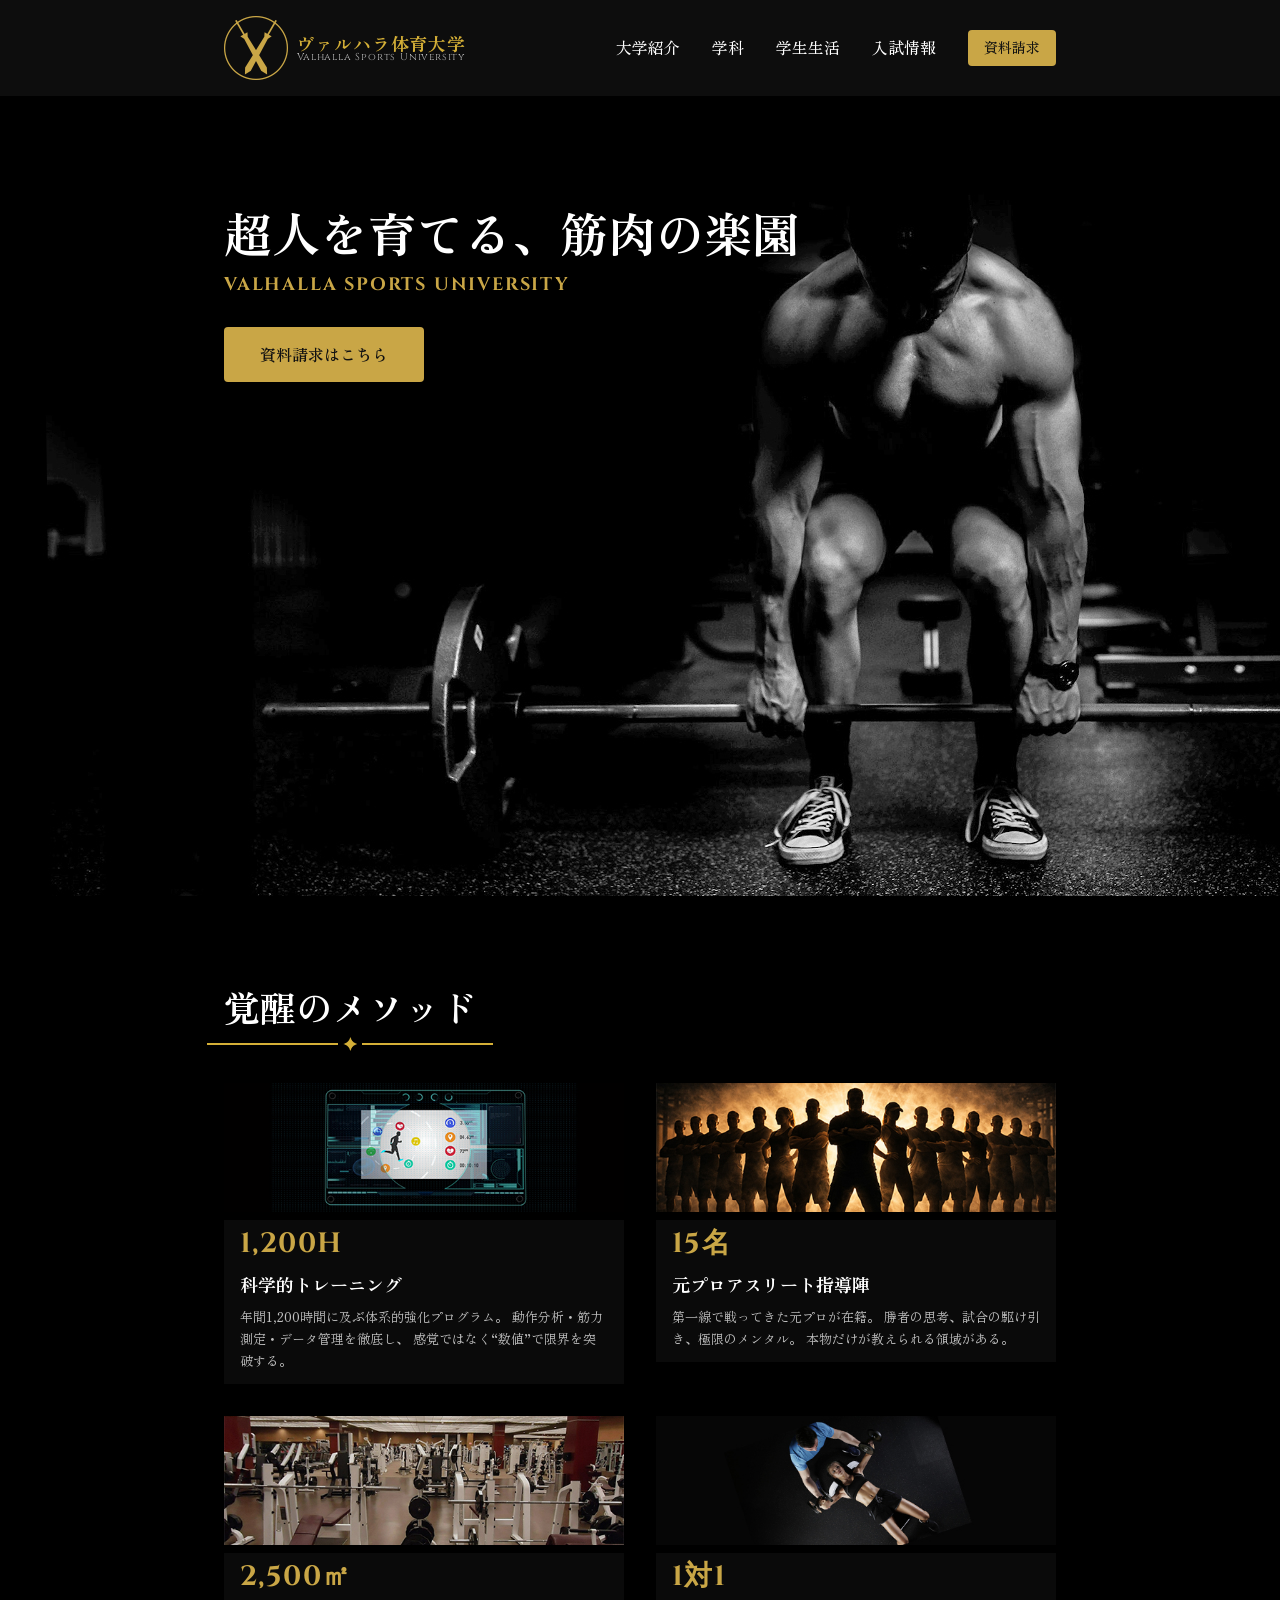
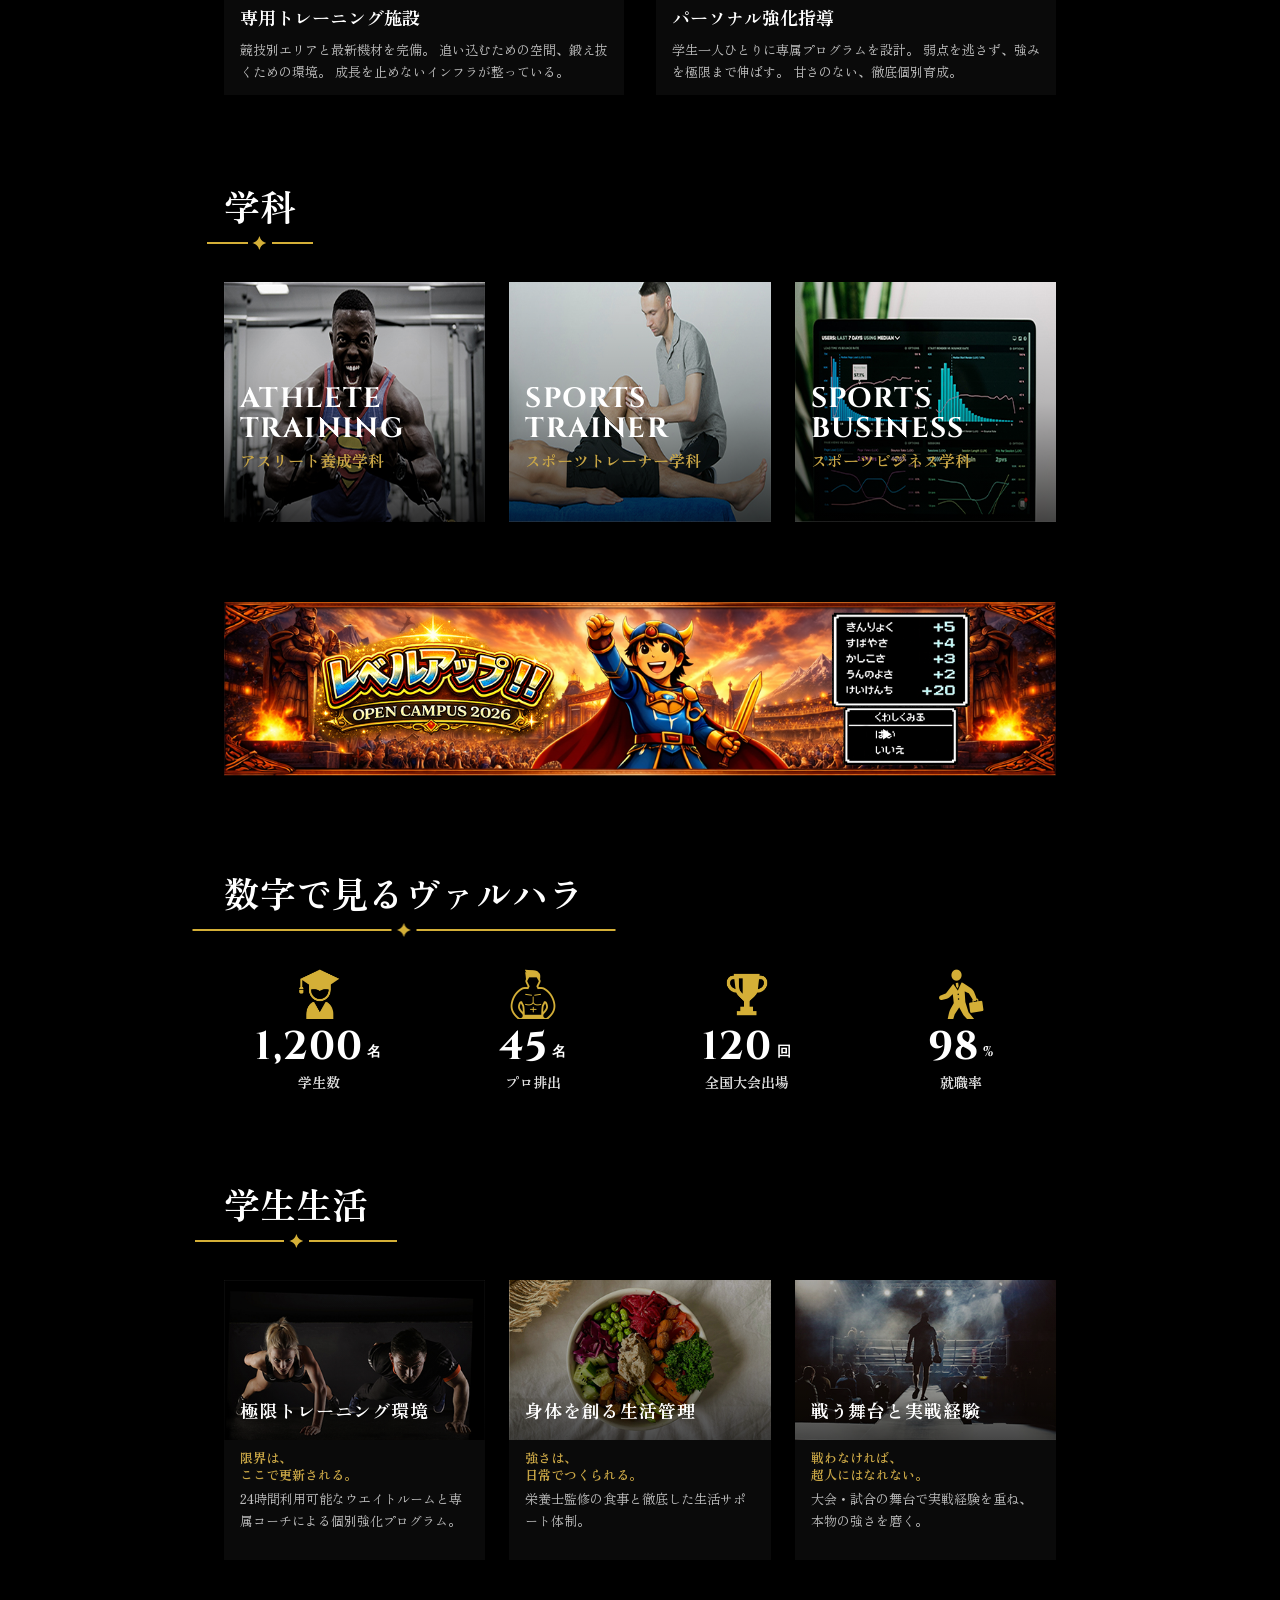
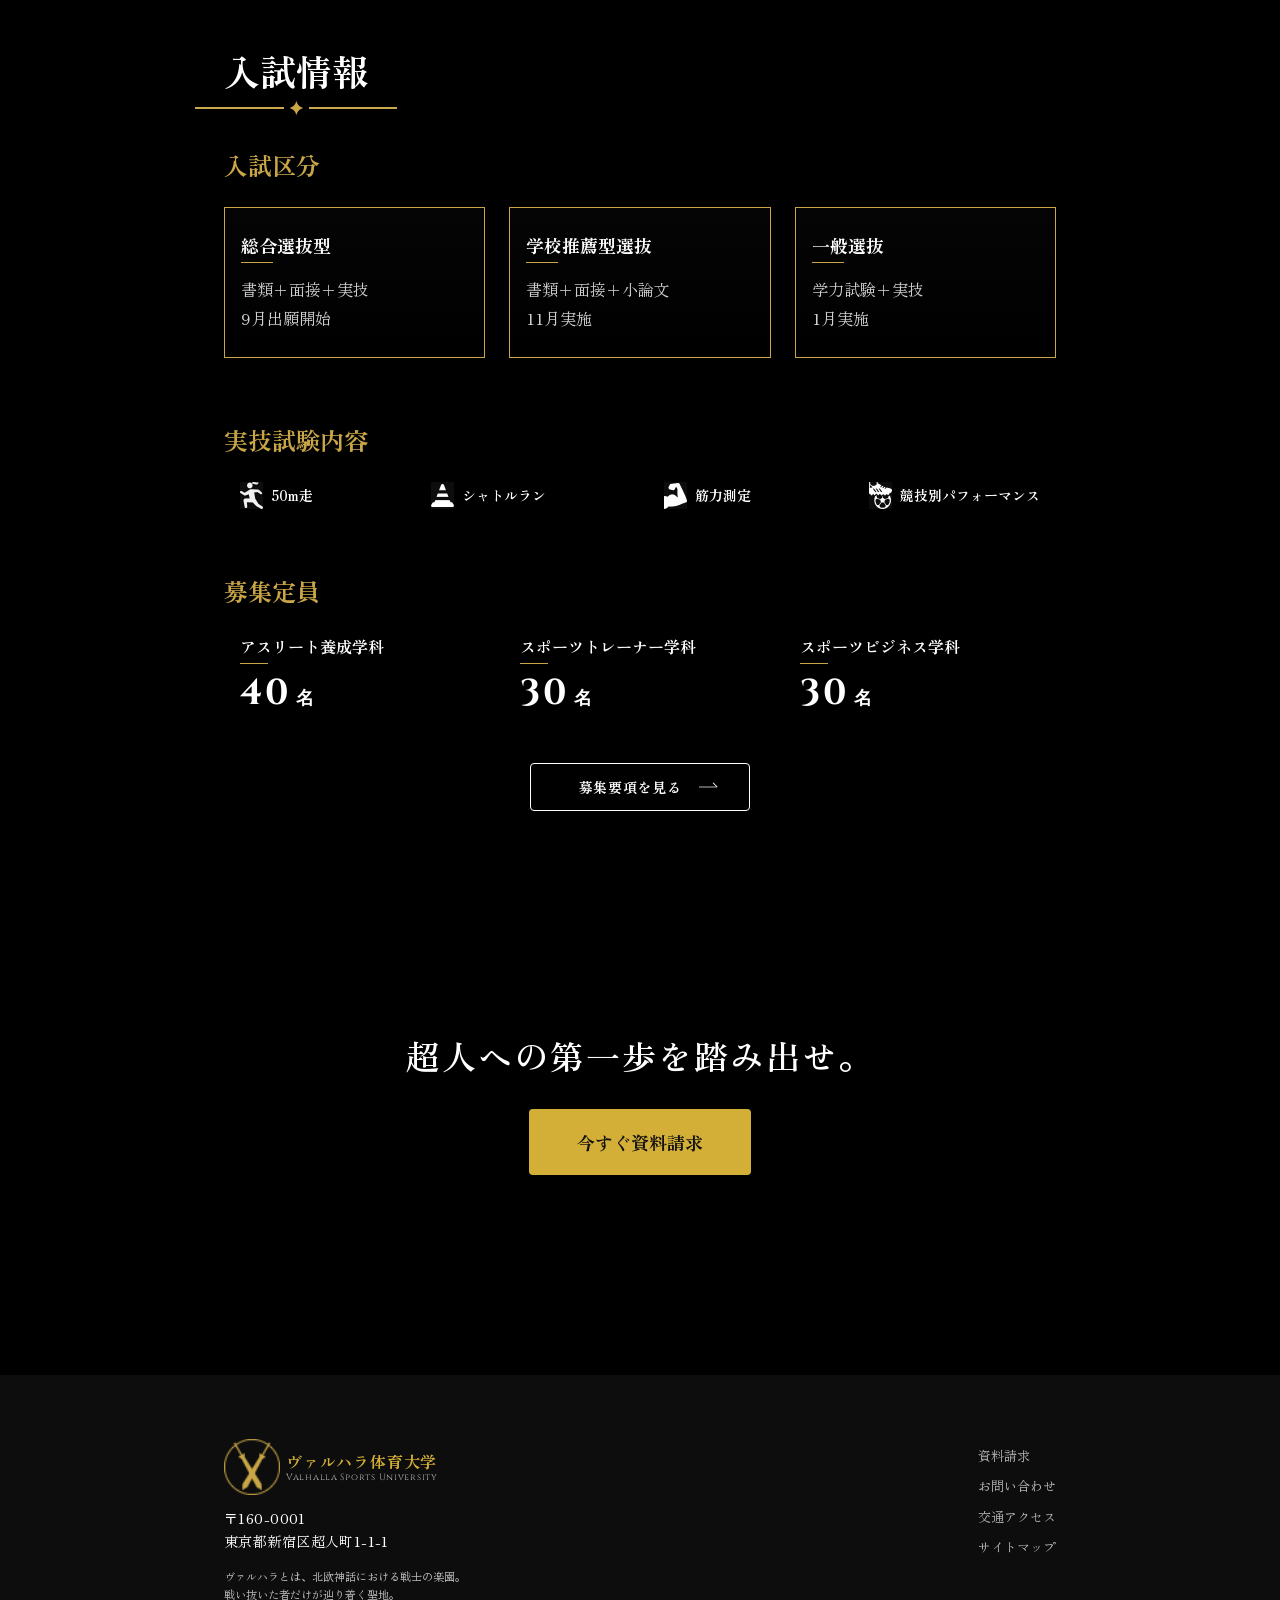
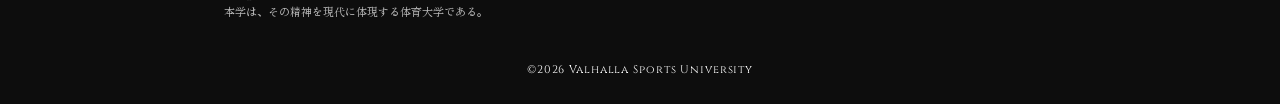
<file: index.html>
<!DOCTYPE html>
<html lang="ja">
<head>
    <meta charset="UTF-8">
    <meta name="viewport" content="width=device-width, initial-scale=1.0">
    <title>ヴァルハラ体育大学</title>
<meta name="description" content="超人を育てる、筋肉の楽園。ヴァルハラ体育大学は、アスリート志望やスポーツ業界を目指す方のための大学です。科学的トレーニングと実践的な学びで、限界を超える力を育てます。">
<link rel="stylesheet" href="common/css/style.css">
<link href="https://fonts.googleapis.com/css2?family=Cinzel:wght@400;700&family=Zen+Old+Mincho:wght@400;700&display=swap" rel="stylesheet">
</head>
<body>
  
    <header>
        <div class="header-inner">
            <a href="index.html" class="header-logo">
              <img src="common/images/logo_header.png" alt="ヴァルハラ体育大学のロゴ">
              <div class="header-logo-text">
                 <span class="header-logo-ja">ヴァルハラ体育大学</span>
                 <span class="header-logo-en">Valhalla Sports University</span>
              </div>
            </a>
            <nav>
                <ul>
                    <li><a href="#about">大学紹介</a></li>
                    <li><a href="#course">学科</a></li>
                    <li><a href="#life">学生生活</a></li>
                    <li><a href="#admission">入試情報</a></li>
                    <li><a href="request/index.html" class="nav-btn">資料請求</a></li>
                </ul>
            </nav>
        </div>
    </header>

    <main>

      <section class="hero">
        <img src="images/hero_main.jpg" alt="ヒーロー" class="hero-image">
        <div class="hero-inner">
          <h1 class="hero-title">超人を育てる、筋肉の楽園</h1>
          <p class="hero-sub">VALHALLA SPORTS UNIVERSITY</p>
          <a href="request/index.html" class="hero-btn">資料請求はこちら</a>
        </div>
      </section>

      <section id="about" class="method fade-up">
         <div class="section-inner">
         <div class="section-heading">
         <h2 class="section-title">覚醒のメソッド</h2>
         <img src="images/01method_title-line.png" alt="" class="title-line">
         </div>
         <ul class="method-list">
            <li class="method-item">
                <img src="images/method_card01.jpg" alt="科学的トレーニング" class="method-image">
                <div class="method-body">
                   <p class="method-number">1,200H</p>
                   <h3 class="method-title">科学的トレーニング</h3>
                   <p class="method-text">
                   年間1,200時間に及ぶ体系的強化プログラム。
                   動作分析・筋力測定・データ管理を徹底し、
                   感覚ではなく“数値”で限界を突破する。
                   </p>
                </div>
            </li>
            <li class="method-item">
                <img src="images/method_card02.jpg" alt="元プロアスリート指導陣" class="method-image">
                <div class="method-body">
                   <p class="method-number">15名</p>
                   <h3 class="method-title">元プロアスリート指導陣</h3>
                   <p class="method-text">
                   第一線で戦ってきた元プロが在籍。
                   勝者の思考、試合の駆け引き、極限のメンタル。
                   本物だけが教えられる領域がある。
                   </p>
                </div>
            </li>
            <li class="method-item">
                <img src="images/method_card03.jpg" alt="専用トレーニング施設" class="method-image">
                <div class="method-body">
                   <p class="method-number">2,500㎡</p>
                   <h3 class="method-title">専用トレーニング施設</h3>
                   <p class="method-text">
                   競技別エリアと最新機材を完備。
                   追い込むための空間、鍛え抜くための環境。
                   成長を止めないインフラが整っている。
                   </p>
                </div>
            </li>
            <li class="method-item">
                <img src="images/method_card04.jpg" alt="パーソナル強化指導" class="method-image">
                <div class="method-body">
                   <p class="method-number">1対1</p>
                   <h3 class="method-title">パーソナル強化指導</h3>
                   <p class="method-text">
                   学生一人ひとりに専属プログラムを設計。
                   弱点を逃さず、強みを極限まで伸ばす。
                   甘さのない、徹底個別育成。
                   </p>
                </div>
            </li>
         </ul>
         </div>
       </section>
       
       <section id="course" class="course fade-up">
          <div class="section-inner">
          <div class="section-heading">
          <h2 class="section-title">学科</h2>
          <img src="images/02course_title-line.png" alt="" class="title-line">
          </div>
          <ul class="course-list">
            <li>
              <a href="/">
              <img src="images/course_athlete.jpg" alt="アスリート養成学科">
              <h3 class="course-title">
              <span class="course-en">ATHLETE<br>TRAINING</span>
              <span class="course-ja">アスリート養成学科</span>
               </h3>
               </a>
            </li>
            <li>
              <a href="/">
              <img src="images/course_sports-trainer.jpg" alt="スポーツトレーナー学科">
              <h3 class="course-title">
              <span class="course-en">SPORTS<br>TRAINER</span>
              <span class="course-ja">スポーツトレーナー学科</span>
               </h3>
               </a>
            </li>
            <li>
              <a href="/">
              <img src="images/course_sports-business.jpg" alt="スポーツビジネス学科">
              <h3 class="course-title">
              <span class="course-en">SPORTS<br>BUSINESS</span>
              <span class="course-ja">スポーツビジネス学科</span>
               </h3>
               </a>
            </li>
        </ul>
        </div>
       </section>

<div class="banner">
<a href="/" class="banner-link" >
<img src="images/bnr_open-campus.jpg" alt="オープンキャンパス" class="banner-img">
 <span class="bnr-cursor">▶</span>
</a>
</div>

       <section class="data fade-up">
         <div class="section-inner">
         <div class="section-heading">
         <h2 class="section-title">数字で見るヴァルハラ</h2>
         <img src="images/03data_title-line.png" alt="" class="title-line">
         </div>
         <ul class="data-list">
            <li class="data-item">
              <img src="images/data_icon01.png" alt="学生数">
              <h3 class="data-title">
                <span class="data-number">
                  1,200<span class="data-unit">名</span>
                </span>
                学生数
              </h3> 
            </li>
            <li class="data-item">
              <img src="images/data_icon02.png" alt="プロ排出">
              <h3 class="data-title">
                <span class="data-number">
                  45<span class="data-unit">名</span>
                </span>
                プロ排出
              </h3>
            </li>
            <li class="data-item">
              <img src="images/data_icon03.png" alt="全国大会出場">
              <h3 class="data-title">
                <span class="data-number">
                120<span class="data-unit">回</span>
                </span>
                全国大会出場
              </h3>
            </li>
            <li class="data-item">
              <img src="images/data_icon04.png" alt="就職率">
              <h3 class="data-title">
                <span class="data-number">
                98<span class="data-unit">%</span>
                </span>
                就職率
              </h3>
            </li>
         </ul>
         </div>
       </section>

       <section id="life" class="life fade-up">
         <div class="section-inner">
         <div class="section-heading">
         <h2 class="section-title">学生生活</h2>
         <img src="images/04life_title-line.png" alt="" class="title-line">
         </div>
         <ul class="life-list">
           <li class="life-item">
            <div class="life-card">
             <img src="images/life_card01.jpg" alt="極限トレーニング環境">
             <h3 class="life-title">極限トレーニング環境</h3>
            </div>
               <p class="life-sub">限界は、<br>ここで更新される。</p>
               <p class="life-text">24時間利用可能なウエイトルームと専属コーチによる個別強化プログラム。</p>     
              </li>
           <li class="life-item">
            <div class="life-card">
             <img src="images/life_card02.jpg" alt="身体を創る生活管理">
             <h3 class="life-title">身体を創る生活管理</h3>
            </div>
               <p class="life-sub">強さは、<br>日常でつくられる。</p>
               <p class="life-text">栄養士監修の食事と徹底した生活サポート体制。</p>
           </li>
           <li class="life-item">
            <div class="life-card">
             <img src="images/life_card03.jpg" alt="戦う舞台と実戦経験">
             <h3 class="life-title">戦う舞台と実戦経験</h3>
            </div>
               <p class="life-sub">戦わなければ、<br>超人にはなれない。</p>
               <p class="life-text">大会・試合の舞台で実戦経験を重ね、本物の強さを磨く。</p>
           </li>
         </ul>
         </div>
       </section>

       <section id="admission" class="admission fade-up">
         <div class="section-inner">
            <div class="section-heading">
            <h2 class="section-title">入試情報</h2>
            <img src="images/05admission_title-line.png" alt="" class="title-line">
            </div>
              <h3 class="admission-title">入試区分</h3>
                <ul class="category-list">
                  <li class="category-item">
                    <h4 class="category-title">総合選抜型</h4>
                      <p class="category-text">書類＋面接＋実技</p>
                      <p class="category-text">9月出願開始</p>
                  </li>
                  <li class="category-item">
                    <h4 class="category-title">学校推薦型選抜</h4>
                      <p class="category-text">書類＋面接＋小論文</p>
                      <p class="category-text">11月実施</p>
                  </li>
                  <li class="category-item">
                    <h4 class="category-title">一般選抜</h4>
                      <p class="category-text">学力試験＋実技</p>
                      <p class="category-text">1月実施</p>
                  </li>
                </ul>
              <h3 class="admission-title">実技試験内容</h3>
                <ul class="skills-list">
                  <li class="skills-item">
                    <img src="images/admission_icon01.png" alt="50m走">
                    <p class="skills-title">50m走</p>
                  </li>
                  <li class="skills-item">
                    <img src="images/admission_icon02.png" alt="シャトルラン">
                    <p class="skills-title">シャトルラン</p>
                  </li>
                  <li class="skills-item">
                    <img src="images/admission_icon03.png" alt="筋力測定">
                    <p class="skills-title">筋力測定</p>
                  </li>
                  <li class="skills-item">
                    <img src="images/admission_icon04.png" alt="競技別パフォーマンス">
                    <p class="skills-title">競技別パフォーマンス</p>
                  </li>
                </ul>
              <h3 class="admission-title">募集定員</h3>
                <ul class="capacity-list">
                  <li class="capacity-item">
                    <h4 class="capacity-title">アスリート養成学科</h4>
                      <p class="capacity-text">40<span class="unit">名</span></p>
                  </li>
                  <li class="capacity-item">
                    <h4 class="capacity-title">スポーツトレーナー学科</h4>
                      <p class="capacity-text">30<span class="unit">名</span></p>
                  </li>
                  <li class="capacity-item">
                    <h4 class="capacity-title">スポーツビジネス学科</h4>
                      <p class="capacity-text">30<span class="unit">名</span></p>
                  </li>
                </ul>
           <a href="/" class="btn">
             募集要項を見る
             <span class="arrow" aria-hidden="true"></span>
           </a>
        </div>
       </section>

       <section class="cta">
        <div class="section-inner">
        <h2 class="cta-catch">超人への第一歩を踏み出せ。</h2>
        <a href="request/index.html" class="cta-btn">今すぐ資料請求</a>
        </div>
       </section>

    </main>

    <footer>
       <div class="footer-inner">
         <div class="footer-info">
            <a href="index.html" class="footer-logo">
              <img src="common/images/logo_footer.png" alt="ヴァルハラ体育大学のロゴ">
              <div class="footer-logo-text">
               <span class="footer-logo-ja">ヴァルハラ体育大学</span>
               <span class="footer-logo-en">Valhalla Sports University</span>
              </div>
            </a>
            <p class="address">
              〒160-0001<br>
              東京都新宿区超人町1-1-1
            </p>
            <p class="introduction">
              ヴァルハラとは、北欧神話における戦士の楽園。<br>
              戦い抜いた者だけが辿り着く聖地。<br>
              本学は、その精神を現代に体現する体育大学である。
            </p>
         </div>
         <div class="footer-nav">
           <nav>
             <ul>
                 <li><a href="request/index.html">資料請求</a></li>
                 <li><a href="#">お問い合わせ</a></li>
                 <li><a href="#">交通アクセス</a></li>
                 <li><a href="#">サイトマップ</a></li>
             </ul>
           </nav>
         </div>
       </div>
       <p class="copyright">©2026 Valhalla Sports University</p>
    </footer>

<script src="common/js/main.js"></script>

  </body>
</html>
</file>
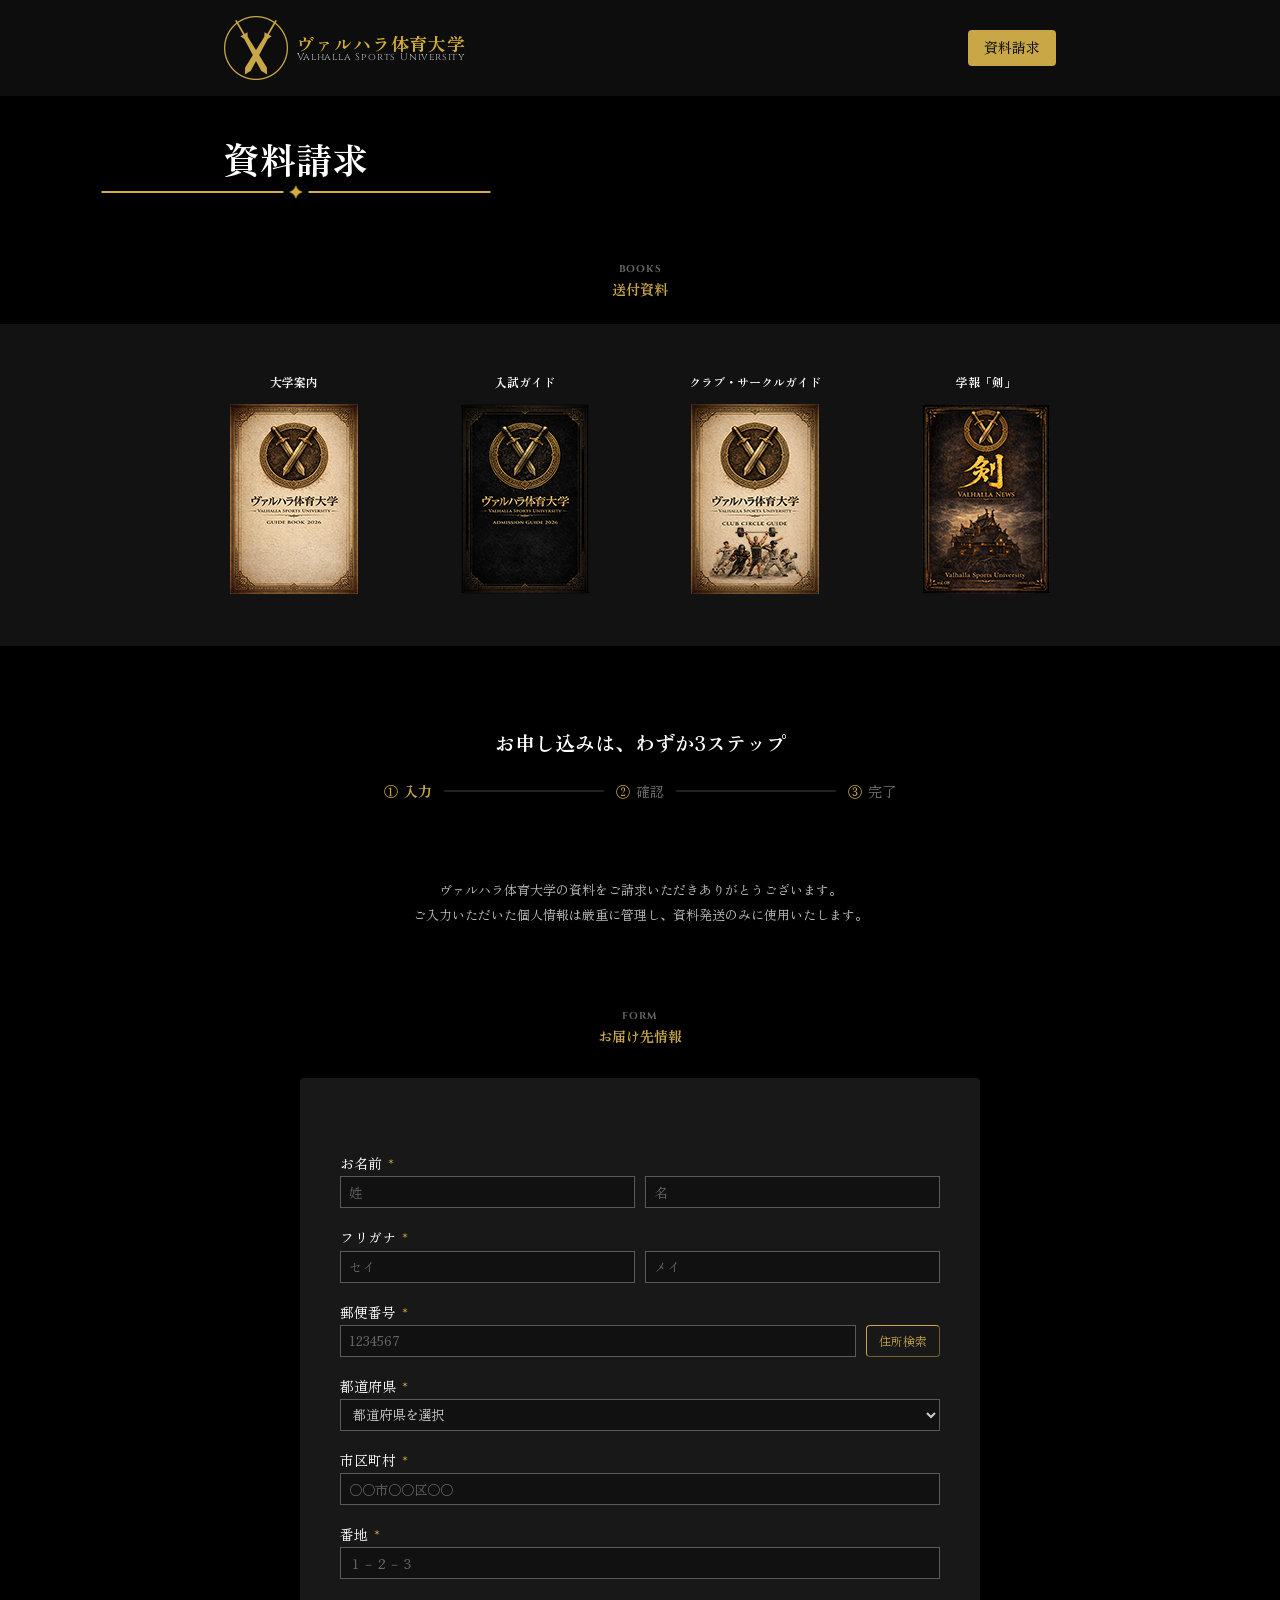
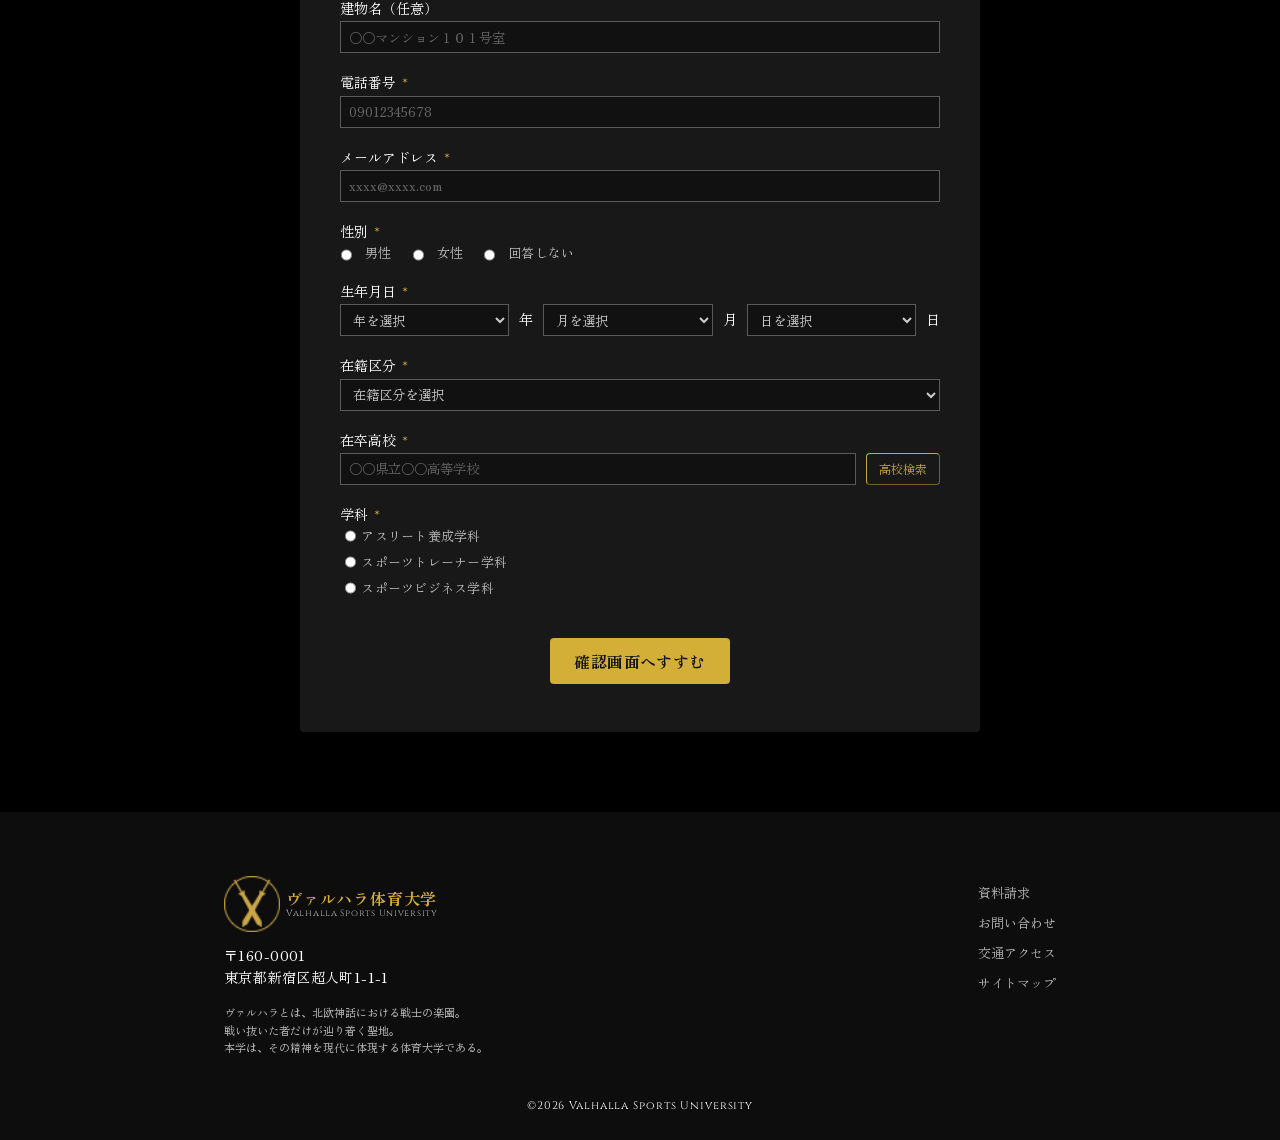
<file: request/index.html>
<!DOCTYPE html>
<html lang="ja">
<head>
    <meta charset="UTF-8">
    <meta name="viewport" content="width=device-width, initial-scale=1.0">
    <title>資料請求 | ヴァルハラ体育大学</title>
<meta name="description" content="ヴァルハラ体育大学の資料請求ページです。パンフレットのご請求はこちらから。">
<link rel="stylesheet" href="../common/css/style.css">
<link href="https://fonts.googleapis.com/css2?family=Cinzel:wght@400;700&family=Zen+Old+Mincho:wght@400;700&display=swap" rel="stylesheet">
</head>

<body>

    <header>
        <div class="header-inner">
            <a href="../index.html" class="header-logo">
              <img src="../common/images/logo_header.png" alt="ヴァルハラ体育大学のロゴ">
              <div class="header-logo-text">
                 <span class="header-logo-ja">ヴァルハラ体育大学</span>
                 <span class="header-logo-en">Valhalla Sports University</span>
              </div>
            </a>
            <nav>
              <a href="#form" class="nav-btn">資料請求</a>
            </nav>
        </div>
    </header>

<main class="request">

    <div class="section-inner">
    <h1 class="page-title">
    資料請求
    <img src="../request/images/request_title-line.png" alt="" class="request_title-line">
    </h1>
    </div>
    
    <section class="request-materials">
      <div class="section-inner">
      <h2 class="request-section-heading">
      <span class="request-heading-en">BOOKS</span>
      <span class="request-heading-ja">送付資料</span>
      </h2>
        <div class="materials-wrap">
        <ul class="materials-list">
          <li class="materials-item">
          <h3>大学案内</h3>
          <img src="../request/images/book01.jpg" alt="大学案内の冊子">
          </li>
          <li class="materials-item">
          <h3>入試ガイド</h3>
          <img src="../request/images/book02.jpg" alt="入試ガイドの冊子">
          </li>
          <li class="materials-item">
          <h3>クラブ・サークルガイド</h3>
          <img src="../request/images/book03.jpg" alt="クラブ・サークルガイドの冊子">
          </li>
          <li class="materials-item">
          <h3>学報「剣」</h3>
          <img src="../request/images/book04.jpg" alt="学報「剣」の冊子">
          </li>
        </ul>
        </div>
        </div>
        </div>
    </section>

    <p class="request-steps" id="form">お申し込みは、わずか3ステップ</p>
      <ol class="request-steps-list">
        <li class="current">入力</li>
        <li class="step">確認</li>
        <li class="step">完了</li>
      </ol>

    <p class="form-lead">
    ヴァルハラ体育大学の資料をご請求いただきありがとうございます。<br>
    ご入力いただいた個人情報は厳重に管理し、資料発送のみに使用いたします。
    </p>


<section class="input-form">
<h2 class="request-section-heading">
<span class="request-heading-en">FORM</span>
<span class="request-heading-ja">お届け先情報</span>
</h2>

<form action="#" method="post" novalidate>
<div class="form-wrapper">
<p class="form-error-message"></p>

<div class="form-group">
<label for="name">
お名前
<span class="required">*</span>
</label>
<div class="form-row">
<input type="text" name="last-name" id="last-name" placeholder="姓" required>
<input type="text" name="first-name" id="first-name" placeholder="名" required>
</div>
</div>

<div class="form-group">
<label for="name-kana">
フリガナ
<span class="required">*</span>
</label>
<div class="form-row">
<input type="text" name="last-name-kana" id="last-name-kana" placeholder="セイ" required>
<input type="text" name="first-name-kana" id="first-name-kana" placeholder="メイ" required>
</div>
</div>

<div class="form-group">
<label for="post-code">
郵便番号
<span class="required">*</span>
</label>
<div class="form-row">
<input type="text" name="post-code" id="post-code" placeholder="1234567" required>
<button type="button" class="search-address">
住所検索
</button>
</div>
</div>

<div class="form-group">
<label for="prefecture">
都道府県
<span class="required">*</span>
</label>
<div class="form-row">
<select id="prefecture" name="prefecture" required>
<option value="" disabled selected>都道府県を選択</option>
<option value="hokkaido">北海道</option>
<option value="aomori">青森県</option>
<option value="iwate">岩手県</option>
<option value="miyagi">宮城県</option>
<option value="akita">秋田県</option>
<option value="yamagata">山形県</option>
<option value="fukushima">福島県</option>
<option value="ibaraki">茨城県</option>
<option value="tochigi">栃木県</option>
<option value="gunma">群馬県</option>
<option value="saitama">埼玉県</option>
<option value="chiba">千葉県</option>
<option value="tokyo">東京都</option>
<option value="kanagawa">神奈川県</option>
<option value="nigata">新潟県</option>
<option value="toyama">富山県</option>
<option value="ishikawa">石川県</option>
<option value="fukui">福井県</option>
<option value="yamanashi">山梨県</option>
<option value="nagano">長野県</option>
<option value="gifu">岐阜県</option>
<option value="shizuoka">静岡県</option>
<option value="aichi">愛知県</option>
<option value="mie">三重県</option>
<option value="shiga">滋賀県</option>
<option value="kyoto">京都府</option>
<option value="osaka">大阪府</option>
<option value="hyogo">兵庫県</option>
<option value="nara">奈良県</option>
<option value="wakayama">和歌山県</option>
<option value="tottori">鳥取県</option>
<option value="shimane">島根県</option>
<option value="okayama">岡山県</option>
<option value="hiroshima">広島県</option>
<option value="yamaguchi">山口県</option>
<option value="tokushima">徳島県</option>
<option value="kagawa">香川県</option>
<option value="ehime">愛媛県</option>
<option value="kochi">高知県</option>
<option value="fukuoka">福岡県</option>
<option value="saga">佐賀県</option>
<option value="nagasaki">長崎県</option>
<option value="kumamoto">熊本県</option>
<option value="oita">大分県</option>
<option value="miyazaki">宮崎県</option>
<option value="kagoshima">鹿児島県</option>
<option value="okinawa">沖縄県</option>
</select>
</div>
</div>

<div class="form-group">
<label for="municipalities">
市区町村
<span class="required">*</span>
</label>
<div class="form-row">
<input type="text" name="municipalities" id="municipalities" placeholder="〇〇市〇〇区〇〇" required>
</div>
</div>

<div class="form-group">
<label for="street-number">
番地
<span class="required">*</span>
</label>
<div class="form-row">
<input type="text" name="street-number" id="street-number" placeholder="１－２－３" required>
</div>
</div>

<div class="form-group">
<label for="apartment-room-no">
建物名（任意）
</label>
<div class="form-row">
<input type="text" id="apartment-room-no" placeholder="〇〇マンション１０１号室">
</div>
</div>

<div class="form-group">
<label for="phone-number">
電話番号
<span class="required">*</span>
</label>
<div class="form-row">
<input type="text" name="phone-number" id="phone-number" placeholder="09012345678" required>
</div>
</div>

<div class="form-group">
<label for="email-address">
メールアドレス
<span class="required">*</span>
</label>
<div class="form-row">
<input type="email" name="email-address" id="email-address" placeholder="xxxx@xxxx.com" required>
</div>
</div>

<div class="form-group">
<label for="gender">
性別
<span class="required">*</span>
</label>
<div class="form-row radio-group">
<input type="radio" name="gender" value="male" id="male" required>
<label for="male">男性</label>
<input type="radio" name="gender" value="female" id="female">
<label for="female">女性</label>
<input type="radio" name="gender" value="no-answer" id="no-answer">
<label for="no-answer">回答しない</label>
</div>
</div>

<div class="form-group birth">
<label>
生年月日
<span class="required">*</span>
</label>
<div class="form-row">
<select id="birthyear" name="birthyear" required>
<option value="" disabled selected>年を選択</option>
<option value="2014">2014</option>
<option value="2013">2013</option>
<option value="2012">2012</option>
<option value="2011">2011</option>
<option value="2010">2010</option>
<option value="2009">2009</option>
<option value="2008">2008</option>
<option value="2007">2007</option>
<option value="2006">2006</option>
<option value="2005">2005</option>
<option value="2004">2004</option>
<option value="2003">2003</option>
<option value="2002">2002</option>
<option value="2001">2001</option>
<option value="2000">2000</option>
<option value="1999">1999</option>
<option value="1998">1998</option>
<option value="1997">1997</option>
<option value="1996">1996</option>
<option value="1995">1995</option>
<option value="1994">1994</option>
<option value="1993">1993</option>
<option value="1992">1992</option>
<option value="1991">1991</option>
<option value="1990">1990</option>
<option value="1989">1989</option>
<option value="1988">1988</option>
<option value="1987">1987</option>
<option value="1986">1986</option>
<option value="1985">1985</option>
<option value="1984">1984</option>
<option value="1983">1983</option>
<option value="1982">1982</option>
<option value="1981">1981</option>
<option value="1980">1980</option>
<option value="1979">1979</option>
<option value="1978">1978</option>
<option value="1977">1977</option>
<option value="1976">1976</option>
<option value="1975">1975</option>
<option value="1974">1974</option>
<option value="1973">1973</option>
<option value="1972">1972</option>
<option value="1971">1971</option>
<option value="1970">1970</option>
<option value="1969">1969</option>
<option value="1968">1968</option>
<option value="1967">1967</option>
<option value="1966">1966</option>
</select>
<span>年</span>

<select id="birthmonth" name="birthmonth" required>
<option value="" disabled selected>月を選択</option>
<option value="1">1</option>
<option value="2">2</option>
<option value="3">3</option>
<option value="4">4</option>
<option value="5">5</option>
<option value="6">6</option>
<option value="7">7</option>
<option value="8">8</option>
<option value="9">9</option>
<option value="10">10</option>
<option value="11">11</option>
<option value="12">12</option>
</select>
<span>月</span>

<select id="birthday" name="birthday" required>
<option value="" disabled selected>日を選択</option>
<option value="1">1</option>

<option value="2">2</option>
<option value="3">3</option>
<option value="4">4</option>
<option value="5">5</option>
<option value="6">6</option>
<option value="7">7</option>
<option value="8">8</option>
<option value="9">9</option>
<option value="10">10</option>
<option value="11">11</option>
<option value="12">12</option>
<option value="13">13</option>
<option value="14">14</option>
<option value="15">15</option>
<option value="16">16</option>
<option value="17">17</option>
<option value="18">18</option>
<option value="19">19</option>
<option value="20">20</option>
<option value="21">21</option>
<option value="22">22</option>
<option value="23">23</option>
<option value="24">24</option>
<option value="25">25</option>
<option value="26">26</option>
<option value="27">27</option>
<option value="28">28</option>
<option value="29">29</option>
<option value="30">30</option>
<option value="31">31</option>
</select>
<span>日</span>
</div>
</div>

<div class="form-group">
<label for="enrollment-status">
在籍区分
<span class="required">*</span>
</label>
<div class="form-row">
<select id="enrollment-status" name="enrollment-status" required>
<option value="" disabled selected>在籍区分を選択</option>
<option value="1">高校生</option>
<option value="2">高専生</option>
<option value="3">予備校生・浪人生</option>
<option value="4">大学生</option>
<option value="5">短大生</option>
<option value="6">大学院生</option>
<option value="7">専門学校生</option>
<option value="8">中学生</option>
<option value="9">留学生</option>
<option value="10">社会人</option>
<option value="11">教育関係者</option>
<option value="12">保護者</option>
<option value="13">その他</option>
</select>
</div>
</div>

<div class="form-group">
<label for="high-school-graduate">
在卒高校
<span class="required">*</span>
</label>
<div class="form-row">
<input type="text" name="high-school-graduate" id="high-school-graduate" placeholder="〇〇県立〇〇高等学校" required>
<button type="button" class="search-high-school">
高校検索
</button>
</div>
</div>

<div class="form-group">
<label for="departments">
学科
<span class="required">*</span>
</label>
<div class="form-row radio-group vertical">
<label>
    <input type="radio" name="department" required>
    アスリート養成学科
  </label>

  <label>
    <input type="radio" name="department">
    スポーツトレーナー学科
  </label>

  <label>
    <input type="radio" name="department">
    スポーツビジネス学科
  </label>
</div>
</div>

<button type="submit" class="confirmation-screen">
確認画面へすすむ
</button>
</div>
</form>

 </main>

    <footer>
       <div class="footer-inner">
         <div class="footer-info">
            <a href="../index.html" class="footer-logo">
              <img src="../common/images/logo_footer.png" alt="ヴァルハラ体育大学のロゴ">
              <div class="footer-logo-text">
               <span class="footer-logo-ja">ヴァルハラ体育大学</span>
               <span class="footer-logo-en">Valhalla Sports University</span>
              </div>
            </a>
            <p class="address">
              〒160-0001<br>
              東京都新宿区超人町1-1-1
            </p>
            <p class="introduction">
              ヴァルハラとは、北欧神話における戦士の楽園。<br>
              戦い抜いた者だけが辿り着く聖地。<br>
              本学は、その精神を現代に体現する体育大学である。
            </p>
         </div>
         <div class="footer-nav">
           <nav>
             <ul>
                 <li><a href="#form">資料請求</a></li>
                 <li><a href="#">お問い合わせ</a></li>
                 <li><a href="#">交通アクセス</a></li>
                 <li><a href="#">サイトマップ</a></li>
             </ul>
           </nav>
         </div>
       </div>
       <p class="copyright">©2026 Valhalla Sports University</p>
    </footer>

<script src="../common/js/main.js"></script>

</body>
</html>
</file>
<file: common/css/style.css>
@charset "UTF-8";
*{
    margin: 0;
    padding: 0;
    box-sizing: border-box;

}
section, article, aside, hgroup, header, footer, main, nav, figure {
	display: block;
}
img {
	display: block;
	border: none;
  max-width: 100%;
  height: auto;
}
a {
	color: #fff;
	text-decoration: none;
}
ul, ol {
	list-style: none;
}
body {
	font-size: 15px;
  color: #fff;
  font-family:
    "Zen Old Mincho",
    "Noto Serif JP",
    serif,
    Meiryo,
    "ヒラギノ角ゴ Pro W3",
    "Hiragino Kaku Gothic Pro",
    Osaka,
    "ＭＳ Ｐゴシック",
    "MS PGothic",
    sans-serif;
  background-color: #000000;
  line-height: 1.7;
}
.header-logo-en,
.hero-sub,
.method-number,
.course-en,
.data-number,
.capacity-text,
.footer-logo-en, 
.copyright,
.request-heading-en {
  font-family: "Cinzel", serif;
  letter-spacing: 0.08em;
}

.fade-up {
  opacity: 0;
  transform: translateY(32px);
  transition: opacity 0.8s ease, transform 0.8s ease;
}
.fade-up.is-show {
  opacity: 1;
  transform: translateY(0);
}
section[id] {
  scroll-margin-top: 100px;
}
html {
  scroll-behavior: smooth;
}

header {
  width: 100%;
  background-color: #0d0d0d;
  position: sticky;
  top: 0;
  z-index: 100;
}
.header-inner {
  max-width: 1600px;
  margin: 0 auto;
  padding: 16px 224px;
  display: flex;
  justify-content: space-between;
  align-items: center;
}
.header-logo {
  display: flex;
  align-items: center;
}
.header-logo img {
  width: 64px;
  height: auto;
  margin-right: 8px;
  }
.header-logo-text {
  display: flex;
  flex-direction: column;
  margin-left: 0px;
}
.header-logo-ja {
  color: #d4af37;
  font-size: 18px;
  font-weight: 700;
  line-height: 1.0;
  letter-spacing: 0.05em;
  text-align: center;
}
.header-logo-en {
  color: #b5b5b5;
  font-size: 10px;
  line-height: 1.0;
  letter-spacing: 0.08em;
  text-align: center;
}
header nav ul {
  display: flex;
  gap: 32px;
  align-items: center;
}
header nav a {
  position: relative;
  font-size: 16px;
  font-weight: 500;
}
.nav-btn {
  display: inline-block;
  padding: 6px 16px;
  font-size: 14px;
  background-color: #c9a646;
  color: #111;
  border-radius: 4px;
  transition: 0.3s;
}
header nav a:not(.nav-btn):hover {
  opacity: 0.7;
}
.nav-btn:hover {
  transform: translateY(-2px);
}
header nav a::after {
  content: "";
  position: absolute;
  left: 0;
  bottom: -6px;
  width: 100%;
  height: 1px;
  background-color: #c9a646;
  transform: scaleX(0);
  transform-origin: left;
  transition: transform 0.3s ease;
}
header nav a:hover::after {
  transform: scaleX(1);
}
header nav a.nav-btn::after {
  content: none;
}

.hero {
  position: relative;
  width: 1600px;
  margin: 0 auto;
  background-color: #000;
}
.hero-image {
  display: block;
  width: 100%;
  height: auto;
}
.hero-inner {
  position: absolute;
  top: 96px;
  left: 224px;
  right: 224px;
  }
.hero-title {
  font-size: 48px;
  font-weight: 700;
}
.hero-sub {
  margin-bottom: 32px;
  color: #c9a646;
  font-size: 18px;
  font-weight: 700;
  letter-spacing: 0.1em;
  line-height: 1.2;
}
.hero-btn {
  display: inline-block;
  padding: 14px 36px;
  background-color: #c9a646;
  color: #111;
  border-radius: 4px;
  font-size: 16px;
  font-weight: 600;
  transition: 0.3s;
}
.hero-btn:hover {
  transform: translateY(-2px);
  background-color: #b8962e;
}
.section-inner {
  max-width: 1600px;
  margin: 80px auto;
  padding: 0 224px;
  box-sizing: border-box;
}
.section-heading {
  position: relative;
  display: inline-block;
  padding-bottom: 14px;
  margin-bottom: 32px; 
}
.section-title {
  margin: 0px;
  font-size: 36px;
  font-weight: 700;
  }
.title-line {
  position: absolute;
  left: 50%;
  bottom: 0;
  transform: translateX(-50%);
  margin: 0;
  max-width: none;
}
.method-list {
  display: grid;
  grid-template-columns: repeat(2, 1fr);
  gap: 32px;
  }
.method-body {
  margin-top: 8px;
  padding: 0 16px 12px;
  background-color: #0a0a0a;
}
.method-number {
  margin-bottom: 2px;
  color: #c9a646;
  font-size: 28px;
  font-weight: 700;
  letter-spacing: 0.05em;
}
.method-title {
  margin-bottom: 6px;
  font-size: 18px;
  font-weight: 700;
}
.method-text {
  font-size: 13px;
  line-height: 1.7;
  color: #bfbfbf;
}

.course-list {
  display: grid;
  grid-template-columns: repeat(3, 1fr);
  gap: 24px;
  }
.course-list li a {
  position: relative;
  display: block;
  overflow: hidden;
}
.course-list img {
  width: 100%;
  height: 240px;
}
.course-title {
  position: absolute;
  left: 16px;
  bottom: 16px;
  margin: 0;
  z-index: 1;
  font-weight: 700;
  }
.course-en {
  display: block;
  font-size: 28px;
  letter-spacing: 0.05em;
  line-height: 1.05;
}
.course-ja {
  display: block;
  color: #c9a646;
  font-size: 16px;
  margin-top: 4px;
  margin-bottom: 32px;
}
.course-list li a::before {
  content: "";
  position: absolute;
  inset: 0;
  background: linear-gradient(
    to top,
    rgba(0,0,0,0.7) 0%,
    rgba(0,0,0,0.2) 50%,
    rgba(0,0,0,0) 100%
  );
}
.course-list li a img {
  transition: transform 0.4s ease;
}
.course-list li a:hover img {
  transform: scale(1.08);
}

.banner {
  margin: 80px auto;
  text-align: center;
}
.banner-link {
  display: block;
  max-width: 1600px;
  padding: 0 224px;
  margin: 0 auto;
}
.banner-link:hover {
  opacity: 0.9;
}
.banner-img {
  max-width: 100%;
  height: auto;
  transition: transform 0.5s ease, opacity 0.3s;
}
.banner-link {
  position: relative;
  display: inline-block;
}
.bnr-cursor {
  position: absolute;
  top: 76%;
  left: 69.3%;
  transform: translate(-50%, -50%);
  color: #fff;
  font-size: 13px;
  animation: blink 0.8s steps(1) infinite;
  transition: transform 0.4s ease;
}
@keyframes blink {
  0%, 100% {
    opacity: 1;
  }
  50% {
    opacity: 0;
  }
}
.banner-link:hover .banner-img {
  transform: scale(1.02);
  opacity: 0.9;
}
.banner-link:hover .bnr-cursor {
  transform: translate(-50%, -50%) translateX(6px);
}

.data-list {
  display: grid;
  grid-template-columns: repeat(4, 1fr);
  gap: 24px;
 }
.data-item {
  text-align: center;
}
.data-item img {
  display: block;
  width: auto;
  height: 50px;
  margin: 0 auto 8px;
}
.data-item {
  text-align: center;
}
.data-title {
  margin: 0;
  font-size: 14px;
  font-weight: 700;
  color: #e0e0e0;
  line-height: 1.4;
}
.data-number {
  display: block;
  margin-bottom: 6px;
  color: #ffffff;
  font-size: 40px;
  font-weight: 700;
  line-height: 1;
  letter-spacing: 0.03em;
}
.data-unit {
  font-size: 14px;
  margin-left: 4px;
  position: relative;
  top: -3px;
}

.life-list {
  display: grid;
  grid-template-columns: repeat(3, 1fr);
  gap: 24px;
  padding: 0;
  list-style: none;
}
.life-item {
  background-color: #0a0a0a;
  padding-bottom: 16px;
}
.life-card {
  position: relative;
}
.life-card img {
  width: 100%;
}
.life-card::before {
  content: "";
  position: absolute;
  inset: 0;
  background: linear-gradient(
    to top,
    rgba(0,0,0,0.6) 0%,
    rgba(0,0,0,0.15) 45%,
    rgba(0,0,0,0) 100%
  );
  z-index: 0;
}
.life-title {
  position: absolute;
  left: 16px;
  bottom: 14px;
  margin: 0;
  font-size: 18px;
  font-weight: 700;
  color: #fff;
  z-index: 1;
  letter-spacing: 0.05em;
}
.life-sub,
.life-text {
  background-color: #0a0a0a;
  padding: 0 16px;
}
.life-sub {
  margin: 10px 0 4px;
  font-size: 13px;
  font-weight: 700;
  color: #c9a646;
  line-height: 1.3;
}
.life-text {
  margin: 0;
  font-size: 13px;
  color: #bfbfbf;
  line-height: 1.7;
  padding-bottom: 12px;
}

.admission-title {
  margin-bottom: 24px;
  font-size: 24px;
  font-weight: 700;
  line-height: 1.5;
  color: #C9A646;  
}
.category-list {
  display: flex;
  justify-content: space-between;
  gap: 24px;
  margin-bottom: 64px;
}
.category-item {
  display: flex;
  flex-direction: column;
  flex: 1;
  justify-content: space-between;
  padding: 24px 16px;
  border: 1px solid #C9A646;
  background: linear-gradient(
    to bottom,
    rgba(255,255,255,0.02),
    rgba(255,255,255,0));
}
.category-title {
  font-size: 18px;
  font-weight: 700;
  line-height: 1.5;
  margin-bottom: 12px;
  position: relative;
  display: inline-block;
  padding-bottom: 4px;
}
.category-title::after {
  content: "";
  position: absolute;
  left: 0;
  bottom: 0;
  width: 32px;
  height: 1px;
  background-color: #C9A646;
}
.category-text {
  font-size: 16px;
  line-height: 1.8;
  color: #d0d0d0;
}
.skills-list {
  display: flex;
  justify-content: space-between;
  gap: 24px;
  margin: 0 16px 64px;
}
.skills-item {
  display: flex;
  align-items: center;
  gap: 8px;
}
.skills-item img {
  width: 23px;
  height: auto;
  margin-bottom: 0px;
}
.skills-title {
  display: flex;
  align-items: center;
  gap: 8px;
  font-size: 14px;
  font-weight: 700;
  line-height: 1.6;
}
.capacity-list {
  display: flex;
  justify-content: space-between;
  gap: 24px;
  margin-left: 16px;
  margin-bottom: 48px;
}
.capacity-item {
  flex: 1;
  text-align: left;
}
.capacity-title {
  font-size: 16px;
  line-height: 1.7;
  margin-bottom: 8px;
  position: relative;
  display: inline-block;
  padding-bottom: 4px;
}
.capacity-title::after {
  content: "";
  position: absolute;
  left: 0;              
  bottom: 0;
  width: 28px;
  height: 1px;
  background-color: #c9a646;
}
.capacity-text {
  font-size: 36px;
  font-weight: 700;
  line-height: 1.2;
}
.unit {
  font-size: 18px;
  margin-left: 4px;
}
.admission .btn {
  display: flex;
  align-items: center;
  justify-content: center;
  width: 220px;
  height: 48px;
  margin: 0 auto;
  padding: 0 44px 0 24px;
  border: 1px solid #fff;
  color: #fff;
  font-size: 14px;
  font-weight: 700;
  line-height: 1;
  letter-spacing: 0.05em;
  text-decoration: none;
  position: relative;
  border-radius: 4px;
}
.admission .btn::before {
  content: "";
  position: absolute;
  inset: 0;
  background: #fff;
  transform: scaleX(0);
  transform-origin: left;
  transition: transform 0.35s ease;
  z-index: -1;
}
.admission .arrow {
  display: block;
  position: absolute;
  right: 32px;
  top: 50%;
  width: 18px;
  height: 1px;
  background-color: currentColor;
  opacity: 0.7;
  transform: translateY(-50%);
}
.admission .btn::after {
  content: "";
  position: absolute;
  right: 33px;
  top: 50%;
  width: 6px;
  height: 6px;
  border-top: 1.5px solid currentColor;
  transform: translateY(-50%) rotate(45deg);
}
.admission .btn:hover::before {
  transform: scaleX(1);
}
.admission .btn:hover {
  color: #000;
}

.cta {
  padding: 56px 0 120px;
  text-align: center;
}
.cta-catch {
  font-family: "Zen Old Mincho", serif;
  font-size: 34px;
  font-weight: 600;
  margin-bottom: 24px;
  color: #fff;
  letter-spacing: 0.06em;
}
.cta-btn {
  display: inline-block;
  padding: 18px 48px;
  background-color: #d4af37;
  color: #111;
  font-size: 18px;
  font-weight: 700;
  border-radius: 4px;
  transition: all 0.3s ease;
}
.cta-btn:hover {
  transform: translateY(-2px);
  background-color: #b8962e;
}

footer {
  background-color: #0d0d0d;
  padding: 64px 0 24px;
  color: #fff;
  font-size: 13px;
}
.footer-inner {
  max-width: 1600px;
  margin: 0 auto;
  padding: 0 224px;
  display: flex;
  justify-content: space-between;
  align-items: flex-start;
}
.footer-logo {
  display: flex;
  align-items: center;
  gap: 6px;
}
.footer-logo img {
  width: 56px;
  height: auto;
}
.footer-logo-text {
  display: flex;
  flex-direction: column;
}
.footer-logo-ja {
  color: #d4af37;
  font-size: 16px;
  font-weight: 700;
  line-height: 1.2;
  letter-spacing: 0.05em;
}
.footer-logo-en {
  color: #b5b5b5;
  font-size: 9px;
  letter-spacing: 0.08em;
  line-height: 1.2;
}
.header-logo,
.footer-logo {
  transition: opacity 0.3s ease;
}

.header-logo:hover,
.footer-logo:hover {
  opacity: 0.8;
}
.address {
  margin-top: 12px;
  font-size: 14px;
  letter-spacing: 0.03em;
  }
.introduction {
  margin-top: 16px;
  font-size: 11px;
  color: #bfbfbf;
}
.footer-info p {
  line-height: 1.6;
}
.footer-nav {
  margin-top: 6px;
  }
.footer-nav li {
  margin-bottom: 8px;
}
.footer-nav a {
  color: #fff;
  opacity: 0.7;
  transition: opacity 0.3s;
}
.footer-nav a:hover {
  opacity: 1;
}
.copyright {
  text-align: center;
  font-size: 11px;
  margin-top: 40px;
  letter-spacing: 0.08em;
}

/* =========================
   資料請求ページ
========================= */
.request .section-inner {
  margin-top: 0;
  margin-bottom: 0;
}
.page-title {
  position: relative;
  display: inline-block;
  font-size: 36px;
  font-weight: 700;
  margin-top: 32px;
  margin-bottom: 32px;
}
.request_title-line {
  position: absolute;
  left: 50%;
  bottom: -10px;
  transform: translateX(-50%);
  width: auto;
  max-width: none;
}

.request-materials {
  margin-top: 40px;
}
.materials-inner {
  padding: 0 224px;
}
.request-section-heading {
  margin: 0;
  text-align: center;
  font-weight: 700;
}
.request-heading-en {
  display: block;
  color: #666;
  font-size: 10px;
  font-weight: 700;
  letter-spacing: 0.08em;
  margin-bottom: 2px;
}
.request-heading-ja {
  display: block;
  color: #c9a646;
  font-size: 14px;
  font-weight: 700;
  line-height: 1.4;
}
.materials-wrap {
  background-color: #121212;
  padding: 48px 0 40px;
  margin: 24px -224px 0;
}
.materials-list {
  display: flex;
  justify-content: space-between;
  gap: 0px;
  margin: 0;
  padding: 0 224px;
  }
.materials-item {
  width: 140px;
  text-align: center;
}
.materials-item img {
  width: 128px;
  height: auto;
  display: block;
  margin: 0 auto 12px;
}
.materials-item h3 {
  font-size: 12px;
  margin-bottom: 12px;
  font-weight: 700;
}

.request-steps {
  margin-top: 80px;
  margin-bottom: 24px;
  text-align: center;
  font-size: 20px;
  font-weight: 700;
  color: #fff;
}
.request-steps-list {
  display: flex;
  justify-content: center;
  align-items: center;
  gap: 0;
  margin: 0;
  padding: 0;
  ;
}
.request-steps-list li {
  display: flex;
  position: relative;
  font-size: 14px;
  line-height: 1;
  white-space: nowrap;
}
.request-steps-list li::before {
  margin-right: 6px;
  font-size: 14px;
  line-height: 1;
}
.request-steps-list li:nth-child(1)::before {
  content: "①";
}
.request-steps-list li:nth-child(2)::before {
  content: "②";
  color: #c9a646;
}
.request-steps-list li:nth-child(3)::before {
  content: "③";
  color: #c9a646;
}
.request-steps-list li::after {
  content: "";
  position: absolute;
  top: 50%;
  left: calc(100% + 12px);
  width: 160px;
  height: 1px;
  background-color: #777;
  opacity: 0.6;
  transform: translateY(-50%);
}
.request-steps-list li:last-child::after {
  content: none;
}
.request-steps-list li:not(:last-child) {
  margin-right: 184px;
}
.request-steps-list .current {
  color: #c9a646;
  font-weight: 700;
}
.request-steps-list .step {
  color: #777;
  font-weight: 400;
}

.form-lead {
  max-width: 520px;
  margin: 80px auto 80px;
  text-align: center;
  font-size: 13px;
  line-height: 1.9;
  color: #bfbfbf;
}

.input-form {
  width: 100%;
  max-width: none; 
  font-size: 14px;
}
.input-form form {
  width: 100%;
  max-width: none;
  margin: 0;
}
.form-wrapper {
  width: 680px;
  margin: 32px auto 80px;
  background-color: #181818;
  padding: 48px 40px;
  border-radius: 4px;
  box-sizing: border-box;
}
.form-group {
  margin-bottom: 20px;
}
.form-group label {
  display: block;
  margin-bottom: 4px;
  line-height: 1.3;
  color: #fff;
}
.required {
  color: #c9a646;
  margin-left: 2px;
}
.form-row {
  display: flex;
  gap: 10px;
  align-items: center;
}
.form-row input[type="text"],
.form-row input[type="email"],
.form-row select {
  width: 100%;
  height: 32px;
  padding: 0 8px;
  background-color: #111;
  border: 1px solid #5a5a5a;
  color: #ccc;
  font-family: inherit;
}
.form-row input::placeholder {
  color: #666;
}
.search-address,
.search-high-school {
  flex: 0 0 auto;
  height: 32px;
  padding: 0 12px;
  background-color: #181818;
  color: #c9a646;
  border-width: 1px;
  border-color: #c9a646;
  font-size: 12px;
  cursor: pointer;
  border-radius: 4px;
  transition: 0.3s;
}
.confirmation-screen {
  display: block;
  margin: 40px auto 0;
  padding: 11px 24px;
  background-color: #d4af37;
  color: #111;
  border: none;
  font-size: 16px;
  font-weight: 700;
  cursor: pointer;
  border-radius: 4px;
  letter-spacing: 0.03em;
  transition: all 0.3s ease;
}
.radio-group {
  display: flex;
  align-items: center;
  gap: 8px;
  flex-wrap: wrap;
}
.radio-group label {
  margin: 0 12px 0 4px;
  font-size: 13px;
  line-height: 1.4;
  color: #bfbfbf;
  letter-spacing: 0.02em;
  position: relative;
}
.radio-group.vertical {
  flex-direction: column;
  align-items: flex-start;
}
.radio-group input[type="radio"] {
  transform: translateY(1.5px) scale(0.85);
}
.form-group.birth {
  margin-bottom: 20px;
}
.search-address:hover,
.search-high-school:hover {
  background-color: #c9a646;
  color: #111;
}
input.error,
select.error,
textarea.error {
  border-color: #c94a4a !important;
}
.radio-group.error label {
  color: #c94a4a;
}
.confirmation-screen:hover {
  transform: translateY(-2px);
  background-color: #b8962e;
}
.form-error-message {
  color: #c94a4a;
  font-size: 12px;
  margin-bottom: 16px;
  text-align: center;
  min-height: 1em;
}
.form-row input[type="text"]:hover,
.form-row input[type="email"]:hover,
.form-row select:hover {
  border-color: #888;
}
.form-row input[type="text"]:focus,
.form-row input[type="email"]:focus,
.form-row select:focus {
  outline: none;
  border-color: #c9a646;
}
.input-form input,
.input-form select,
.input-form textarea {
  font-family: "Zen Old Mincho", "Noto Serif JP", serif;
}
.input-form button {
  font-family: inherit;
}

#form {
  scroll-margin-top: 100px;
}
</file>
